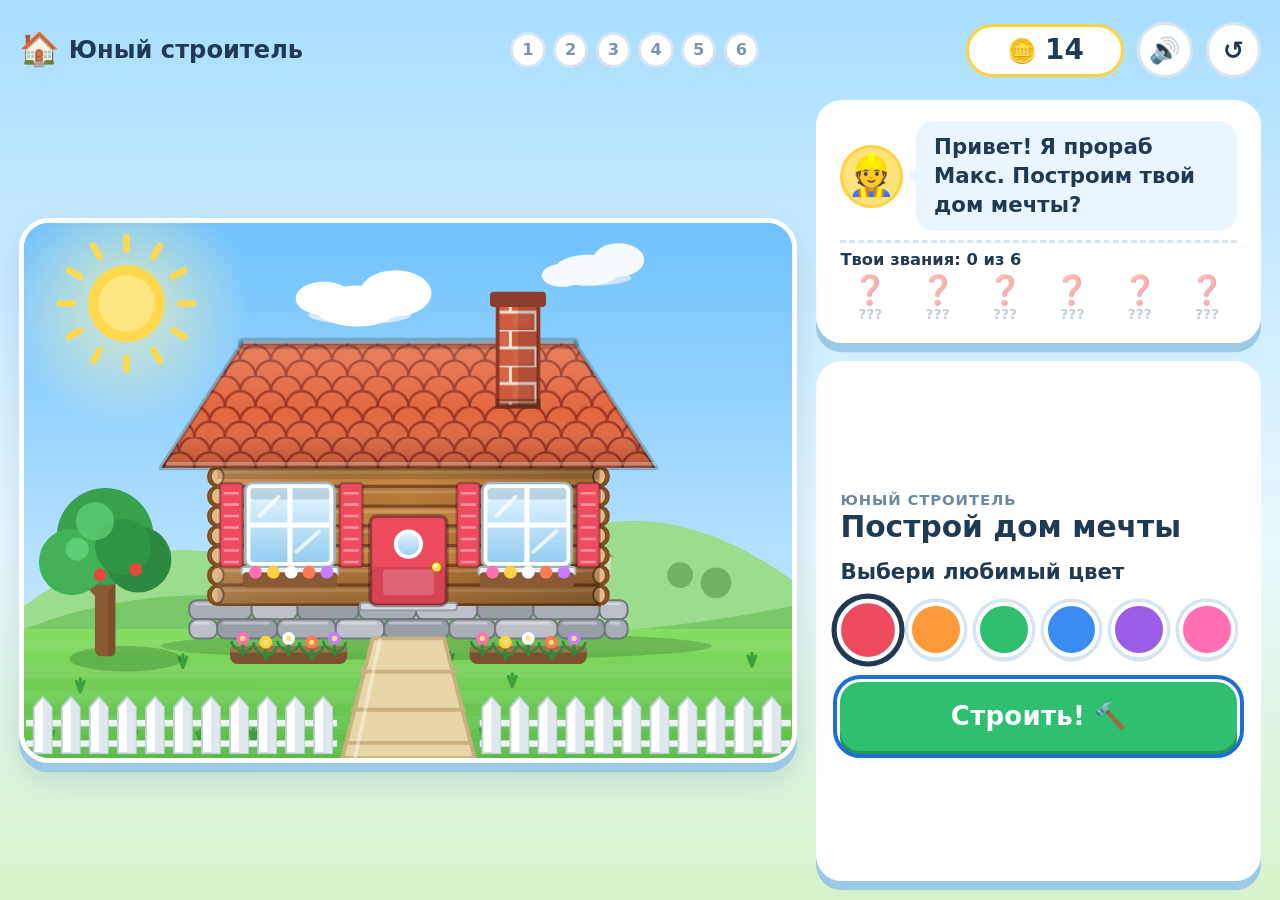
<file: index.html>
<!doctype html>
<html lang="ru"><head><meta charset="utf-8"><meta name="viewport" content="width=device-width,initial-scale=1"><meta name="theme-color" content="#7cc8ff"><title>Юный строитель — построй свой дом</title><link rel="stylesheet" href="style.css"><script defer src="https://stats.sherhn.space/script.js" data-website-id="280b0f81-2916-4255-9d3c-9f444726b0ac"></script><script src="engine.js" defer></script><script src="damage.js" defer></script><script src="scene.js" defer></script><script src="app.js" defer></script></head><body><div id="app"></div><noscript>Для игры нужен JavaScript.</noscript></body></html>
</file>
<file: style.css>
/* Bright, large and touch-friendly: everything is a big button, text is short.
   Sizes are in rem and the root size follows the screen, so the whole page scales; the layout has three modes (see the end of the file). */
:root{--ink:#1f3a52;--card:#fff;--green:#2fbf71;--green-d:#1f9a58;--orange:#ff9f1c;--orange-d:#d97f00;--line:#d5e6f2;--gold:#ffd23f;--radius:1.4rem;--vh:100vh}
@supports(height:100dvh){:root{--vh:100dvh}}
*{box-sizing:border-box}
html{-webkit-text-size-adjust:100%;font-size:clamp(13px,min(1.45vw,2.2vh),22px)}
body{margin:0;height:var(--vh);overflow:hidden;color:var(--ink);background:linear-gradient(#a9deff,#e9f8ff 60%,#d6f3c9);font:600 1.0625rem/1.35 ui-rounded,"Nunito","Trebuchet MS","Segoe UI",system-ui,sans-serif}
button{font:inherit;color:inherit;cursor:pointer;touch-action:manipulation;-webkit-tap-highlight-color:transparent}
button:focus-visible{outline:.25rem solid #1d6fd6;outline-offset:.2rem}

/* Landscape (computers, tablets, phones held sideways): the scene on the left as big as the screen allows,
   the foreman and the choices in one column on the right. --scene-w is the widest scene that leaves room for that column and fits the height. */
#app{--pad:1rem;--gap:1rem;--hud:3.4rem;--panel-w:24rem;--panel-max:34rem;
 --avail-h:calc(var(--vh) - var(--hud) - var(--gap) - var(--pad)*2);
 --scene-w:min(calc(100vw - var(--panel-w) - var(--gap) - var(--pad)*2),calc(var(--avail-h)*1.4286));
 --content-w:min(100%,calc(var(--scene-w) + var(--gap) + var(--panel-max)));
 height:var(--vh);padding:var(--pad);display:grid;grid-template-columns:var(--content-w);grid-template-rows:var(--hud) minmax(0,1fr);gap:var(--gap);justify-content:center}
.stage{display:grid;grid-template-columns:var(--scene-w) minmax(0,1fr);grid-template-rows:auto minmax(0,1fr);grid-template-areas:"scene talk" "scene panel";gap:var(--gap);min-height:0}

.hud{display:flex;align-items:center;gap:.7rem;min-width:0}
.logo{display:flex;align-items:center;gap:.5rem;font-size:1.3rem;white-space:nowrap}
.logo span{font-size:1.75rem}
.steps{display:flex;gap:.4rem;flex:1;min-width:0;justify-content:center}
.dot{display:grid;place-items:center;width:1.9rem;height:1.9rem;border-radius:50%;background:#fff;border:.19rem solid var(--line);font-style:normal;font-size:.88rem;font-weight:800;color:#7b96ab}
.dot.done{background:var(--green);border-color:var(--green-d);color:#fff}
.dot.now{border-color:var(--orange);color:var(--orange-d);transform:scale(1.18);box-shadow:0 0 0 .25rem #ffe3b0}
.coins{min-width:8.5rem;text-align:center;background:#fff;border:.19rem solid var(--gold);border-radius:999px;padding:.25rem .9rem;font-size:1.3rem;white-space:nowrap}
.coins b{font-size:1.5rem}
.coins small{margin-left:.4rem;color:#d6455d;font-size:1.05rem;font-weight:800}
.icon{width:3rem;height:3rem;border-radius:50%;border:.19rem solid var(--line);background:#fff;font-size:1.35rem;line-height:1;padding:0}
.icon:active{transform:scale(.94)}

.scene{grid-area:scene;align-self:center;position:relative;width:var(--scene-w);transition:width .35s ease;aspect-ratio:600/420;overflow:hidden;border-radius:1.6rem;border:.3rem solid #fff;box-shadow:0 .5rem 0 #9cc9e6,0 .9rem 1.8rem #3b6f9433;background:#7cc8ff;touch-action:manipulation}
.scene svg,#house{position:absolute;inset:0;width:100%;height:100%;display:block}
.scene.bump{animation:bump .14s ease-out}
.world{position:absolute;inset:0}
#fx{position:absolute;inset:0;pointer-events:none}
#fx span{position:absolute;font-size:calc(var(--scene-w)*.043);animation:spark .8s ease-out forwards}
#fx span.fall{top:-30px;animation:fall 2.4s linear forwards;font-size:calc(var(--scene-w)*.05)}
#fx .banner{position:absolute;left:50%;top:10%;padding:.35rem 1.2rem;border-radius:999px;background:#fff;border:.25rem solid #ffc46b;font-size:calc(var(--scene-w)*.043);font-weight:900;white-space:nowrap;animation:banner 1.9s ease-out forwards}

.panel,.talk{background:var(--card);border-radius:var(--radius);border:.25rem solid #fff;box-shadow:0 .5rem 0 #9cc9e6;padding:1.1rem;display:flex;flex-direction:column;gap:.8rem;min-height:0;min-width:0;overflow:auto}
.talk{grid-area:talk;gap:.45rem;padding:.9rem 1.1rem}
.panel{grid-area:panel}
.panel.start,.panel.brief{justify-content:center}
.panel.start>.big,.panel.brief>.big{margin-top:.5rem}
.panel.brief{gap:.55rem}
.panel>.big{margin-top:auto;position:sticky;bottom:.4rem}
.panel-head{display:flex;flex-wrap:wrap;align-items:flex-end;justify-content:space-between;gap:.4rem .7rem}
.stage-head{margin:0;font-size:1.6rem;line-height:1.1}
.stage-head small{display:block;margin-bottom:.15rem;font-size:.8rem;letter-spacing:.06em;text-transform:uppercase;color:#6a8aa3;font-weight:800}
.mascot{display:flex;gap:.7rem;align-items:center}
.avatar{flex:none;display:grid;place-items:center;width:3.4rem;height:3.4rem;border-radius:50%;background:#ffe27a;border:.19rem solid var(--gold);font-size:2.1rem;animation:bob 2.4s ease-in-out infinite}
.bubble{position:relative;flex:1;margin:0;padding:.65rem .95rem;background:#eaf6ff;border-radius:1rem;min-height:3.2rem;display:flex;align-items:center;font-size:1.15rem}
.bubble::before{content:"";position:absolute;left:-.5rem;top:50%;margin-top:-.5rem;border:.5rem solid transparent;border-left:0;border-right-color:#eaf6ff}
.label{margin:0;font-size:1.15rem;font-weight:800}
.tag{align-self:flex-start;padding:.25rem .7rem;border-radius:999px;font-size:.85rem;font-weight:800}
.tag.strong{background:#dff0ff;color:#1b5fa6}
.tag.pretty{background:#ffe6f2;color:#b3306c}

.cards{display:grid;grid-template-columns:repeat(3,minmax(0,1fr));gap:.65rem;flex:1 1 auto;min-height:10.5rem;max-height:21rem}
.card{position:relative;display:grid;grid-template-rows:3.6rem auto auto auto;align-content:center;gap:.35rem;justify-items:center;padding:.75rem .3rem;background:#fff;border:.19rem solid var(--line);border-bottom-width:.44rem;border-radius:1.1rem;text-align:center;transition:transform .12s,border-color .12s}
.card:hover{transform:translateY(-.12rem)}
.card:active{transform:translateY(.12rem)}
.card .ico{font-size:3.2rem;line-height:3.6rem}
.card b{font-size:1.15rem;line-height:1.15}
.card .cost{font-size:1.1rem;letter-spacing:-.12rem}
.card.on{border-color:var(--green);background:#eafaf1;transform:translateY(-.2rem)}
.card.off{opacity:.45;filter:grayscale(.8)}
.card.off::after{content:"🔒";position:absolute;top:.35rem;right:.5rem;font-size:1.1rem}

.fears{display:flex;gap:.2rem;justify-content:center;align-items:center;min-height:1.65rem}
.fear{font-style:normal;font-size:1.05rem;line-height:1;padding:.12rem .25rem;border-radius:.5rem;background:#eef2f6;filter:grayscale(.7);opacity:.7}
.fear.hit{background:#ffd9d9;box-shadow:0 0 0 .13rem #e5484d;filter:none;opacity:1;animation:pulse 1s ease-in-out infinite}
.fear.safe{background:#dcf5e5;filter:none;opacity:1}
.forecast{display:flex;flex-wrap:wrap;gap:.4rem;align-items:center;font-size:.9rem;font-weight:800;color:#6a8aa3}
.forecast>span:first-child{display:none}
.hz-chip{display:inline-flex;gap:.25rem;align-items:center;padding:.2rem .65rem;border-radius:999px;background:#fff0d9;border:.13rem solid #ffc46b;color:#7a4b00}
.hz-chip.now{background:#ffe3b0;border-color:var(--orange);animation:pulse .7s ease-in-out infinite}
.hz-chip.ok{background:#dcf5e5;border-color:var(--green);color:#1a6b3e}
.hz-chip.bad{background:#ffd9d9;border-color:#e5484d;color:#8b1d1d}
.hz-list{display:grid;gap:.55rem}
.hz{display:flex;gap:.75rem;align-items:center;padding:.5rem .8rem;border-radius:1rem;background:#fff0d9;border:.19rem solid #ffc46b}
.hz.finale{background:#e3ecf7;border-color:#7d9ec9}
.hz.finale small{color:#47607f}
.hz.now{background:#ffe3b0;border-color:var(--orange);animation:pulse .7s ease-in-out infinite}
.hz.ok{background:#dcf5e5;border-color:var(--green)}
.hz.bad{background:#ffd9d9;border-color:#e5484d}
.hz.wait{opacity:.65}
.hz-ico{font-size:2.4rem;line-height:1}
.hz b{display:block;font-size:1.2rem}
.hz small{color:#8a6a2a;font-weight:700;font-size:.95rem}
.hz .state{margin-left:auto;font-size:1.6rem}
.link{align-self:center;background:none;border:0;padding:.75rem 1rem;color:#6a8aa3;font-weight:800;text-decoration:underline}
.rows{display:grid;gap:.4rem}
.row{display:flex;gap:.5rem;align-items:center;padding:.3rem .6rem;border-radius:.75rem;background:#e6f9ee;font-size:.95rem;line-height:1.22}
.row.bad{background:#ffeede}
.row span{font-size:1.4rem;line-height:1}
.big{flex:none;width:100%;min-height:3.75rem;padding:.6rem 1.1rem;border:0;border-radius:1.1rem;font-size:1.4rem;font-weight:900;color:#fff;letter-spacing:.01em}
.big.go{background:var(--green);box-shadow:0 .38rem 0 var(--green-d)}
.big.hammer{background:var(--orange);box-shadow:0 .38rem 0 var(--orange-d);min-height:5.25rem;font-size:1.75rem;animation:pulse 1s ease-in-out infinite}
.big.hammer span{display:inline-block;font-size:2.25rem;vertical-align:-.25rem}
.big:active:not(:disabled){transform:translateY(.3rem);box-shadow:none}
.big:disabled{background:#c5d3de;box-shadow:0 .38rem 0 #a3b4c2;color:#fff;cursor:not-allowed}

.swatches{display:flex;gap:.65rem;flex-wrap:wrap}
.swatch{width:3rem;height:3rem;border-radius:50%;background:var(--c);border:.25rem solid #fff;box-shadow:0 0 0 .19rem var(--line),0 .25rem 0 #0002;padding:0}
.swatch[aria-pressed="true"]{box-shadow:0 0 0 .25rem var(--ink),0 .25rem 0 #0002;transform:scale(1.12)}

.bricks{display:flex;gap:.4rem}
.bricks i{flex:1;height:1.65rem;border-radius:.4rem;background:#e3ecf3;border:.19rem solid #c7d6e2;transition:background .1s,transform .1s}
.bricks i.on{background:#e0654a;border-color:#b84430;transform:scale(1.05)}
.fact{background:#fff8dc;border:.19rem solid var(--gold);border-radius:1rem;padding:.7rem .95rem}
.fact b{font-size:1.2rem}
.fact p{margin:.25rem 0 0;font-size:1.15rem}

.title-card{position:relative;display:flex;gap:.9rem;align-items:center;padding:.6rem .9rem;border-radius:1.1rem;background:#e6f9ee}
.title-card.bad{background:#ffeede}
.title-card small{color:#6a8aa3;font-weight:800}
.title-card h2{margin:0;font-size:1.65rem;line-height:1.1}
.title-card .lead{margin:.2rem 0 0;font-size:1rem;line-height:1.25;font-weight:600}
.talk:empty{display:none}
.big-ico{font-size:3.2rem;line-height:1}
.new{position:absolute;top:-.55rem;right:.6rem;padding:.15rem .75rem;border-radius:999px;background:var(--gold);font-size:.95rem;font-weight:900;animation:pulse 1s ease-in-out infinite}
.stars{display:grid;grid-template-columns:repeat(3,1fr);gap:.5rem}
.star{display:grid;justify-items:center;gap:.05rem;padding:.3rem .25rem;border-radius:.9rem;background:#f0f5f9;font-size:.9rem;text-align:center;color:#7b96ab;font-weight:800}
.star span{font-size:1.9rem;line-height:1;filter:grayscale(1);opacity:.5}
.star.on{background:#fff6cc;color:var(--ink)}
.star.on span{filter:none;opacity:1;animation:pop .5s ease-out}
.tip{margin:0;color:#6a8aa3;font-size:.95rem}
.panel.result{gap:.4rem}
.titles{display:grid;gap:.2rem;margin-top:0;padding-top:.35rem;border-top:.19rem dashed var(--line);font-size:.88rem}
.titles>div{display:grid;grid-template-columns:repeat(6,1fr);gap:.4rem}
.titles span{display:grid;justify-items:center;font-size:1.55rem;line-height:1.1;text-align:center}
.titles small{font-size:max(.75rem,11px);font-weight:800;color:#6a8aa3}
.titles .nope{opacity:.4}

/* Computers and tablets held sideways have a tall panel: the choices become wide rows (icon, name and fears, price)
   instead of narrow columns. Phones keep the three columns. */
@media(min-aspect-ratio:111/100) and (min-height:521px){
 .cards{grid-template-columns:minmax(0,1fr);grid-auto-rows:minmax(4.4rem,9rem);align-content:start;gap:.7rem;min-height:0;max-height:none}
 .card{grid-template-columns:4.4rem minmax(0,1fr) auto;grid-template-rows:auto auto;grid-template-areas:"ico name cost" "ico fears cost";justify-items:start;align-items:center;align-content:center;column-gap:1rem;row-gap:.3rem;padding:.6rem 1.2rem .6rem .8rem;border-bottom-width:.38rem;text-align:left}
 .card .ico{grid-area:ico;justify-self:center;font-size:3.2rem;line-height:1}
 .card b{grid-area:name;font-size:1.3rem}
 .card .fears{grid-area:fears;justify-content:flex-start;min-height:0}
 .card .fears:empty{display:none}
 .card .cost{grid-area:cost;font-size:1.35rem}
 .card:hover{transform:translateX(.15rem)}
 .card:active{transform:translateX(.05rem)}
 .card.on{transform:translateX(.3rem)}
 .card.off::after{top:.4rem;right:.7rem;font-size:1rem}
}

/* House animations */
.fg .part.ghost{opacity:.55;animation:ghost 1.1s ease-in-out infinite alternate}
.fg .part.pop{transform-box:fill-box;transform-origin:50% 100%;animation:pop .55s ease-out}
.fg .house,.fg .tilt{transform-origin:300px 330px}
.fg .top,.fg .roofx{transform-origin:300px 190px}
.fg .crane .swing{transform-origin:510px 132px;animation:swing 3s ease-in-out infinite alternate}
.fg .smoke{fill:#f4f6f8;opacity:0;transform-box:fill-box;transform-origin:center;animation:smoke 2.8s ease-out infinite}
.fg .smoke.s2{animation-delay:.9s}.fg .smoke.s3{animation-delay:1.8s}
.fg .wave{transform-origin:300px 62px;animation:wave 1.2s ease-in-out infinite alternate}
.fg .flicker{animation:flicker 1.4s ease-in-out infinite alternate}
.fg .jet{animation:jet .6s linear infinite}
.fg .tree{transform-origin:0 0;animation:sway 5s ease-in-out infinite alternate}
.bg .sun{transform-origin:80px 64px;animation:spin 40s linear infinite}
.bg .c1{animation:drift 26s ease-in-out infinite alternate}
.bg .c2{animation:drift 34s ease-in-out infinite alternate-reverse}

/* Weather of the trials */
.fg .tint{opacity:0;animation:tint .8s ease-out forwards}
.fg .rain line{stroke:#d3ecff;stroke-width:2;animation:rain .55s linear infinite}
.fg .rain.heavy line{stroke:#bcd6ee;stroke-width:2.5;animation:rainh .42s linear infinite}
.fg .clouds{animation:drift2 5s ease-in-out infinite alternate}
.fg .flash{fill:#fff;opacity:0;animation:flash 2.4s 1s infinite}
.fg .bolt{fill:#fff7b0;opacity:0}
.fg .bolt.b1{animation:bolt1 2.4s 1s infinite}
.fg .bolt.b2{animation:bolt2 2.4s 1s infinite}
.fg .gust{fill:none;stroke:#fff;stroke-opacity:.45;stroke-width:2;stroke-linecap:round;animation:gust .6s linear infinite}
.fg .leaf{transform-box:fill-box;transform-origin:center;animation:leaf 1.4s linear infinite}
.fg .crack{fill:none;stroke:#4a3320;stroke-width:3;stroke-linecap:round;stroke-linejoin:round;stroke-dasharray:240;stroke-dashoffset:240;animation:draw 1s .3s ease-out forwards}
.fg .dust{fill:#cdb48a;opacity:0;transform-box:fill-box;transform-origin:center;animation:dust 1.4s ease-out infinite}
.fg .pebble{opacity:0;animation:pebble .9s var(--d,1.4s) ease-in forwards}
.fg .flame{transform-box:fill-box;transform-origin:50% 100%;animation:flame .35s ease-in-out infinite alternate}
.fg .flame.onfire{opacity:0;animation:flame .35s ease-in-out infinite alternate,appear .3s .9s forwards}
.fg .spark{fill:#ffb347;opacity:0;animation:emberup 1.4s ease-out infinite}
.fg .smokeb{fill:#3b3b3b;opacity:0;transform-box:fill-box;transform-origin:center;animation:smokeb 2.2s ease-out infinite}
.fg .water{transform:translateY(130px);animation:rise 1.4s ease-out forwards}
.fg .swell{animation:swell 2s linear infinite}
.fg .swell.w2{animation-duration:3s;animation-direction:reverse}
.fg .swell.w3{animation-duration:2.4s}
.fg .float{animation:float 2s ease-in-out infinite alternate}
.fg .flake{fill:#fff;animation:flake 3s linear infinite}
.fg .snowfloor{opacity:0;--o:.4;animation:fadein 3s ease-out forwards}
.fg .snowcap{opacity:0;animation:fadein 2s ease-out forwards}
.fg.hz-wind .tree{animation:bend .45s ease-in-out infinite alternate}
.fg.hz-quake .tree{animation:jitter .1s linear infinite alternate}
.fg.hz-wind .house{animation:shake .1s linear infinite alternate}
.fg.hz-quake .house{animation:quake .09s linear infinite alternate}
.scene.hz-quake .world{animation:quake .09s linear infinite alternate}
.scene.hz-wind .world{animation:gale .16s linear infinite alternate}

/* A part that breaks: .fail animates to its end pose (or falls apart into .chunk pieces), .dead stays there. */
.fg .sink{--end:translateY(14px) rotate(5deg)}
.fg .wash{--end:translate(46px,12px) rotate(-6deg)}
.fg .drop{--end:translateY(70px) rotate(-5deg)}
.fg .cave{--end:translateY(22px) scaleY(.78) rotate(1.5deg)}
.fg .tilt.fail.sink{animation:jolt 1.4s 1.3s ease-in-out forwards}
.fg .tilt.fail.wash{animation:go 1.5s 1.5s ease-in-out forwards}
.fg .top.fail.drop{animation:slump .9s 1.7s cubic-bezier(.4,0,.8,.6) forwards}
.fg .top.fail.drop.late{animation-delay:2.4s}
.fg .roofx.fail.cave{animation:go 1s 1.4s ease-in forwards}
.fg .dead.sink,.fg .dead.wash,.fg .dead.drop,.fg .dead.cave{transform:var(--end)}
.fg .body.crumble,.fg .roofx.fly{--base:1.3s}
.fg .body.burn{--base:1.9s}
.fg .fail .chunk{animation:topple .8s calc(var(--base,1.3s) + var(--t,0s)) cubic-bezier(.5,0,.9,.55) forwards}
.fg .roofx.fly .chunk{animation-duration:1.2s}
.fg .dead .chunk{transform:translate(var(--dx),var(--dy)) rotate(var(--r));opacity:var(--op,1)}
.fg .soot{fill:#1a1410;opacity:0}
.fg .fail .soot{animation:soot 1s .8s forwards}
.fg .roofx.fail .soot{animation-delay:1s}
.fg .dead .soot{opacity:.85}
.fg .rafters{fill:none;stroke:#6a4a2a;stroke-width:5;stroke-linecap:round}
.fg .roofx.burn.fail .rafters{animation:charr 1s 1.2s forwards}
.fg .roofx.burn.dead .rafters{stroke:#17100b}
.fg .roofx.burn.fail .burnable{animation:burnaway .8s 2s forwards}
.fg .roofx.burn.dead .burnable{opacity:0}
.fg .hole{opacity:0}
.fg .roofx.fail .hole{animation:fadein .5s 1.6s forwards}
.fg .roofx.dead .hole{opacity:1}
.fg .rubble{transform-origin:300px 304px}
.fg .rubble.fail{animation:heap .5s 1.95s ease-out both}
.fg .rubble.fail.burn{animation-delay:2.55s}
.fg .puff{fill:#e5d8c0;opacity:0;transform-box:fill-box;transform-origin:center;animation:puff 1.3s calc(1.9s + var(--t,0s)) ease-out forwards}
.fg .puffs.burn .puff{animation-delay:calc(2.5s + var(--t,0s))}
.fg .puff.ash{fill:#6b6b6b}
.fg .ember{fill:#ff8a2a;animation:ember .7s ease-in-out infinite alternate}
.fg .smolder circle{fill:#555;opacity:0;transform-box:fill-box;transform-origin:center;animation:smokeb 3.4s ease-out infinite}
.fg .cracks path{fill:none;stroke:#2a1a10;stroke-width:2.6;stroke-linecap:round;stroke-linejoin:round;stroke-dasharray:160;stroke-dashoffset:160}
.fg .cracks .hl path{stroke:#fff;stroke-opacity:.4;stroke-width:1.4}
.fg .tilt.fail .cracks path{animation:draw .6s 1.2s ease-out forwards}
.fg .tilt.dead .cracks path{stroke-dashoffset:0}
.fg .fissure{fill:#2a1a10;transform-box:fill-box;transform-origin:center;transform:scaleY(0)}
.fg .fissure.fail{animation:open .5s 1.2s ease-out forwards}
.fg .fissure.dead{transform:none}
.fg .stain{fill:#6b4a2b;opacity:.38}
.fg .mud ellipse{fill:#7a5a3a;opacity:.55}

@keyframes bump{50%{transform:scale(.985)}}
@keyframes bob{50%{transform:translateY(-4px)}}
@keyframes pulse{50%{transform:scale(1.03)}}
@keyframes pop{0%{transform:scale(.88)}60%{transform:scale(1.08)}100%{transform:scale(1)}}
@keyframes spark{to{transform:translateY(-60px) scale(1.5);opacity:0}}
@keyframes fall{to{transform:translateY(520px) rotate(300deg)}}
@keyframes ghost{from{opacity:.4}to{opacity:.7}}
@keyframes banner{0%{opacity:0;transform:translate(-50%,-20px) scale(.7)}15%{opacity:1;transform:translate(-50%,0) scale(1.08)}25%{transform:translate(-50%,0) scale(1)}80%{opacity:1;transform:translate(-50%,0)}100%{opacity:0;transform:translate(-50%,0)}}
@keyframes tint{to{opacity:var(--o,.3)}}
@keyframes fadein{to{opacity:var(--o,1)}}
@keyframes rain{to{transform:translate(-40px,460px)}}
@keyframes rainh{to{transform:translate(130px,470px)}}
@keyframes gust{from{transform:translateX(-120px)}to{transform:translateX(700px)}}
@keyframes leaf{to{transform:translate(680px,80px) rotate(720deg)}}
@keyframes drift2{to{transform:translateX(-50px)}}
@keyframes flash{0%,100%{opacity:0}3%{opacity:.34}6%{opacity:0}40%{opacity:0}43%{opacity:.4}47%{opacity:.08}50%{opacity:.3}54%{opacity:0}}
@keyframes bolt1{0%,2%{opacity:0}3%,9%{opacity:1}12%,100%{opacity:0}}
@keyframes bolt2{0%,41%{opacity:0}42%,52%{opacity:1}55%,100%{opacity:0}}
@keyframes draw{to{stroke-dashoffset:0}}
@keyframes dust{0%{opacity:.7;transform:translateY(0) scale(.5)}100%{opacity:0;transform:translateY(-40px) scale(2)}}
@keyframes pebble{0%{opacity:1;transform:translateY(0) rotate(0)}100%{opacity:1;transform:translateY(var(--dy)) rotate(200deg)}}
@keyframes flame{from{transform:scale(.9,.85)}to{transform:scale(1.08,1.15)}}
@keyframes appear{to{opacity:1}}
@keyframes emberup{0%{opacity:1;transform:translate(0,0)}100%{opacity:0;transform:translate(var(--x,10px),-130px)}}
@keyframes smokeb{0%{opacity:.5;transform:translateY(0) scale(.6)}100%{opacity:0;transform:translateY(-140px) scale(2.2)}}
@keyframes rise{to{transform:translateY(0)}}
@keyframes swell{to{transform:translateX(-120px)}}
@keyframes float{from{transform:translate(0,-2px) rotate(-3deg)}to{transform:translate(-24px,3px) rotate(3deg)}}
@keyframes flake{to{transform:translate(40px,440px)}}
@keyframes sway{from{transform:rotate(-.8deg)}to{transform:rotate(.8deg)}}
@keyframes bend{from{transform:rotate(2deg)}to{transform:rotate(10deg)}}
@keyframes jitter{from{transform:rotate(-1.5deg)}to{transform:rotate(1.5deg)}}
@keyframes go{to{transform:var(--end);opacity:var(--op,1)}}
@keyframes jolt{0%{transform:none}25%{transform:translateY(5px) rotate(1.2deg)}45%{transform:translateY(4px) rotate(.4deg)}72%{transform:translateY(11px) rotate(3.8deg)}100%{transform:var(--end)}}
@keyframes slump{0%{transform:none}70%{transform:translateY(76px) rotate(-6.5deg)}85%{transform:translateY(68px) rotate(-4.5deg)}100%{transform:var(--end)}}
@keyframes topple{to{transform:translate(var(--dx),var(--dy)) rotate(var(--r));opacity:var(--op,1)}}
@keyframes soot{to{opacity:.85}}
@keyframes charr{to{stroke:#17100b}}
@keyframes burnaway{to{opacity:0}}
@keyframes heap{from{opacity:0;transform:scale(.7)}to{opacity:1;transform:none}}
@keyframes puff{0%{opacity:0;transform:scale(.3)}25%{opacity:.85}100%{opacity:0;transform:translateY(-26px) scale(2.1)}}
@keyframes ember{from{opacity:.35}to{opacity:1}}
@keyframes open{to{transform:none}}
@keyframes quake{from{transform:translate(-4px,1px) rotate(-.5deg)}to{transform:translate(4px,-1px) rotate(.5deg)}}
@keyframes gale{from{transform:translateX(-1px)}to{transform:translateX(1px)}}
@keyframes swing{from{transform:rotate(-4deg)}to{transform:rotate(4deg)}}
@keyframes smoke{0%{opacity:.85;transform:translate(0,0) scale(.6)}100%{opacity:0;transform:translate(24px,-46px) scale(1.7)}}
@keyframes wave{from{transform:skewY(-5deg)}to{transform:skewY(5deg)}}
@keyframes flicker{from{opacity:.75}to{opacity:1}}
@keyframes jet{to{stroke-dashoffset:-24}}
@keyframes spin{to{transform:rotate(360deg)}}
@keyframes drift{to{transform:translateX(40px)}}
@keyframes shake{from{transform:translateX(-2px)}to{transform:translateX(2px)}}

/* Phones held sideways are short: drop everything that is not needed to choose and build. */
@media(max-height:520px) and (min-aspect-ratio:11/10){
 #app{--pad:.5rem;--gap:.5rem;--hud:3.2rem;--panel-w:23rem}
 .logo,.stage-head small,.tag,.titles,.panel.start .stage-head,.panel.brief .stage-head{display:none}
 .steps{justify-content:flex-start}
 .dot{width:1.7rem;height:1.7rem;font-size:.85rem}
 .coins{min-width:0;padding:.1rem .7rem;font-size:1.1rem}
 .coins b{font-size:1.25rem}
 .icon{width:3rem;height:3rem;font-size:1.1rem}
 .panel,.talk{padding:.6rem;gap:.45rem}
 .avatar{width:2.4rem;height:2.4rem;font-size:1.4rem}
 .bubble{min-height:2.4rem;padding:.35rem .6rem;font-size:1rem}
 .stage-head{font-size:1.15rem}
 .cards{min-height:7.5rem;gap:.4rem}
 .card{grid-template-rows:2.4rem auto auto 1fr;padding:.4rem .2rem}
 .card .ico{font-size:2rem;line-height:2.4rem}
 .card b{font-size:.95rem}
 .big{min-height:3.2rem;font-size:1.15rem}
 .big.hammer{min-height:3.8rem;font-size:1.4rem}
 .hz{padding:.3rem .6rem}
 .hz-ico{font-size:1.8rem}
 .hz b{font-size:1rem}
 .title-card h2{font-size:1.3rem}
 .big-ico{font-size:2.6rem}
 .star span{font-size:1.5rem}
 .fact b,.fact p{font-size:1rem}
}
/* Portrait phones and tablets: the scene on top, then the foreman, then the choices (which scroll if they must). */
@media(max-aspect-ratio:11/10){
 html{font-size:clamp(13px,min(4.1vw,2.3vh),18px)}
 #app{--pad:.6rem;--gap:.6rem;--hud:3rem;--panel-w:0px;--reserve:25rem;
  --scene-w:min(calc(100vw - var(--pad)*2),calc(max(var(--avail-h) - var(--reserve),11rem)*1.4286));
  --content-w:100%}
 #app[data-phase=brief]{--reserve:29rem}
 #app[data-phase=result]{--reserve:33rem}
 .stage{grid-template-columns:minmax(0,1fr);grid-template-rows:auto auto minmax(0,1fr);grid-template-areas:"scene" "talk" "panel"}
 .scene{align-self:start;justify-self:center}
 .talk,.panel{width:100%;max-width:42rem;justify-self:center;padding:.7rem .8rem;gap:.55rem}
 .logo{display:none}
 .steps{justify-content:flex-start;gap:.3rem}
 .dot{width:1.7rem;height:1.7rem;font-size:.8rem}
 .coins{min-width:0;padding:.15rem .75rem;font-size:1.2rem}
 .coins b{font-size:1.35rem}
 .avatar{width:2.8rem;height:2.8rem;font-size:1.7rem}
 .bubble{min-height:2.8rem;padding:.45rem .75rem;font-size:1.05rem}
 .stage-head{font-size:1.25rem}
 .panel.brief .stage-head{display:none}
 .forecast{flex-wrap:nowrap;gap:.3rem;overflow:hidden}
 .hz-chip{padding:.15rem .5rem;font-size:.82rem}
 .cards{min-height:8.2rem;gap:.5rem}
 .card{grid-template-rows:2.8rem auto auto auto;gap:.25rem;padding:.5rem .2rem}
 .card .ico{font-size:2.4rem;line-height:2.8rem}
 .card b{font-size:1.05rem}
 .big{min-height:3.3rem;font-size:1.3rem}
 .big.hammer{min-height:4.4rem;font-size:1.5rem}
 .hz{padding:.35rem .65rem}
 .hz-ico{font-size:1.9rem}
 .hz b{font-size:1.05rem}
 .hz small{font-size:.85rem}
 .title-card{padding:.5rem .7rem}
 .big-ico{font-size:2.6rem}
 .title-card h2{font-size:1.4rem}
 .star span{font-size:1.6rem}
 .row{font-size:.9rem}
}
@media(max-aspect-ratio:11/10) and (max-width:480px){
 .title-card .lead{display:none}
}
@media(max-aspect-ratio:11/10) and (max-height:720px){
 .stage-head small,.hz small,.title-card .lead,.titles small{display:none}
 .cards{min-height:7.4rem}
 .big-ico{font-size:2.2rem}
 .star{font-size:.8rem}
}
/* Keep mobile content in normal flow when labels or controls need more space. */
@media(max-width:900px){
 .hud{gap:.35rem}
 .dot{flex:none}
 .icon{flex:none}
 .cards{flex:none;max-height:none;grid-auto-rows:minmax(min-content,auto)}
 .card{min-width:0;grid-template-rows:auto auto auto auto;overflow-wrap:anywhere}
 .card .fears{flex-wrap:wrap}
 .card .cost{max-width:100%;overflow-wrap:anywhere;letter-spacing:normal}
 .panel>.big{position:static;margin-top:auto}
}
/* A little more room around the game controls on phones; the scene keeps its size. */
@media(max-width:600px), (max-height:520px) and (pointer:coarse){
 .hud{font-size:.9rem}
 .dot{width:1.5rem;height:1.5rem;font-size:.72rem}
 .coins{font-size:1rem;padding:.1rem .6rem}
 .coins b{font-size:1.15rem}
 .coins small{font-size:.9rem}
 .icon{width:2.6rem;height:2.6rem;font-size:1.1rem}
 .panel,.talk{padding:.6rem;gap:.45rem;font-size:.95rem}
 .avatar{width:2.4rem;height:2.4rem;font-size:1.5rem}
 .bubble{min-height:2.4rem;padding:.35rem .6rem;font-size:.95rem}
 .stage-head{font-size:1.1rem}
 .label{font-size:1rem}
 .cards{gap:.4rem}
 .card{padding:.4rem .2rem;gap:.2rem}
 .card .ico{font-size:2.1rem;line-height:2.4rem}
 .card b,.card .cost{font-size:.95rem}
 .fear{font-size:.9rem;padding:.1rem .2rem}
 .big{min-height:3rem;font-size:1.15rem}
 .big.hammer{min-height:4rem;font-size:1.35rem}
 .big.hammer span{font-size:1.8rem}
 .hz{padding:.3rem .55rem;gap:.5rem}
 .hz-ico{font-size:1.7rem}
 .hz b{font-size:.95rem}
 .hz small,.tip,.row{font-size:.8rem}
 .title-card h2{font-size:1.25rem}
 .big-ico{font-size:2rem}
 .star span{font-size:1.4rem}
 .fact{padding:.5rem .7rem}
 .fact b,.fact p{font-size:1rem}
 .swatch{width:2.6rem;height:2.6rem}
}
@media(prefers-reduced-motion:reduce){
 .decor,.avatar,.big.hammer,.new,.hz-chip,.hz.now,.fear,.fg .crane .swing,.fg .smoke,.fg .rain line,.fg .gust,.fg .leaf,.fg .flake,.fg .house,.fg .tree,.fg .clouds,.fg .flash,.fg .bolt,.fg .float,.fg .flame,.fg .spark,.fg .ember,.scene .world{animation:none!important}
 .fg .flash,.fg .bolt{display:none}
 .fg .part.ghost{animation:none}
}
</file>
